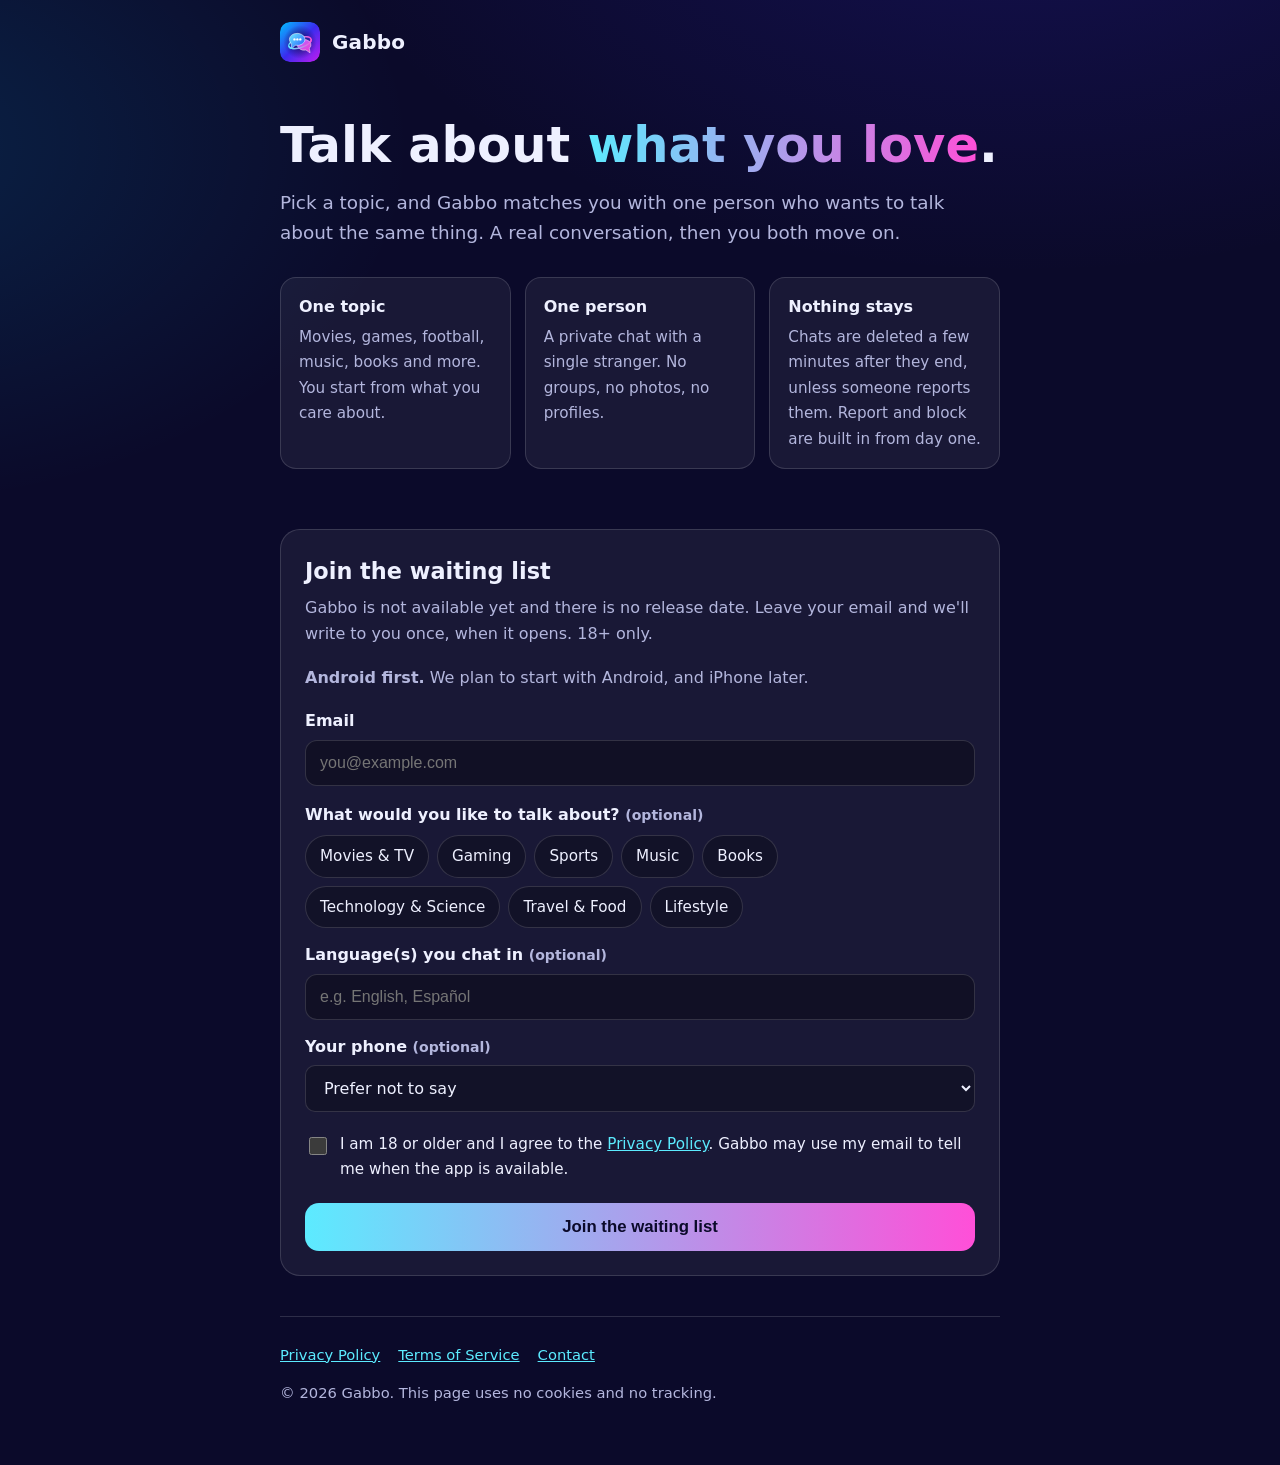
<file: index.html>
<!DOCTYPE html>
<html lang="en">
<head>
<meta charset="utf-8">
<meta name="viewport" content="width=device-width, initial-scale=1">
<title>Gabbo – Talk about what you love</title>
<meta name="description" content="Gabbo matches you with one person who wants to talk about the same thing. Pick a topic, chat, move on. No photos, no profiles. Join the waiting list.">
<link rel="icon" type="image/svg+xml" href="favicon.svg">
<link rel="stylesheet" href="style.css">
</head>
<body>
<div class="wrap">
  <header class="top">
    <a class="brand" href="./"><img src="favicon.svg" alt="" width="40" height="40"><span>Gabbo</span></a>
  </header>

  <main>
    <section class="hero">
      <h1>Talk about <span class="grad">what you love</span>.</h1>
      <p class="lead">Pick a topic, and Gabbo matches you with one person who wants to talk about the same thing. A real conversation, then you both move on.</p>
      <ul class="points">
        <li><strong>One topic</strong><span>Movies, games, football, music, books and more. You start from what you care about.</span></li>
        <li><strong>One person</strong><span>A private chat with a single stranger. No groups, no photos, no profiles.</span></li>
        <li><strong>Nothing stays</strong><span>Chats are deleted a few minutes after they end, unless someone reports them. Report and block are built in from day one.</span></li>
      </ul>
    </section>

    <section class="card" aria-labelledby="join-title">
      <h2 id="join-title">Join the waiting list</h2>
      <p class="sub">Gabbo is not available yet and there is no release date. Leave your email and we'll write to you once, when it opens. 18+ only.</p>
      <p class="sub"><strong>Android first.</strong> We plan to start with Android, and iPhone later.</p>
      <form id="join" novalidate>
        <label class="field" for="email">Email</label>
        <input id="email" name="email" type="email" autocomplete="email" inputmode="email" maxlength="254" required placeholder="you@example.com">

        <fieldset>
          <legend>What would you like to talk about? <span class="hint">(optional)</span></legend>
          <div class="chips">
            <label class="chip"><input type="checkbox" name="interest" value="movies_tv"><span>Movies &amp; TV</span></label>
            <label class="chip"><input type="checkbox" name="interest" value="gaming"><span>Gaming</span></label>
            <label class="chip"><input type="checkbox" name="interest" value="sports"><span>Sports</span></label>
            <label class="chip"><input type="checkbox" name="interest" value="music"><span>Music</span></label>
            <label class="chip"><input type="checkbox" name="interest" value="books"><span>Books</span></label>
            <label class="chip"><input type="checkbox" name="interest" value="tech_science"><span>Technology &amp; Science</span></label>
            <label class="chip"><input type="checkbox" name="interest" value="travel_food"><span>Travel &amp; Food</span></label>
            <label class="chip"><input type="checkbox" name="interest" value="lifestyle"><span>Lifestyle</span></label>
          </div>
        </fieldset>

        <label class="field" for="language">Language(s) you chat in <span class="hint">(optional)</span></label>
        <input id="language" name="language" type="text" maxlength="40" autocomplete="off" placeholder="e.g. English, Español">

        <label class="field" for="platform">Your phone <span class="hint">(optional)</span></label>
        <select id="platform" name="platform">
          <option value="">Prefer not to say</option>
          <option value="android">Android</option>
          <option value="iphone">iPhone</option>
          <option value="other">Other</option>
        </select>

        <div class="trap" aria-hidden="true">
          <label>Leave this field empty <input type="text" name="website" tabindex="-1" autocomplete="off"></label>
        </div>

        <label class="consent"><input type="checkbox" name="consent" required>
          <span>I am 18 or older and I agree to the <a href="privacy.html">Privacy Policy</a>. Gabbo may use my email to tell me when the app is available.</span></label>

        <button class="go" type="submit">Join the waiting list</button>
        <div id="msg" class="msg" role="status" aria-live="polite"></div>
      </form>
    </section>
  </main>

  <footer>
    <nav><a href="privacy.html">Privacy Policy</a><a href="terms.html">Terms of Service</a><a href="mailto:gabbosupport@gmail.com">Contact</a></nav>
    <p>&copy; 2026 Gabbo. This page uses no cookies and no tracking.</p>
  </footer>
</div>
<script src="app.js"></script>
</body>
</html>
</file>
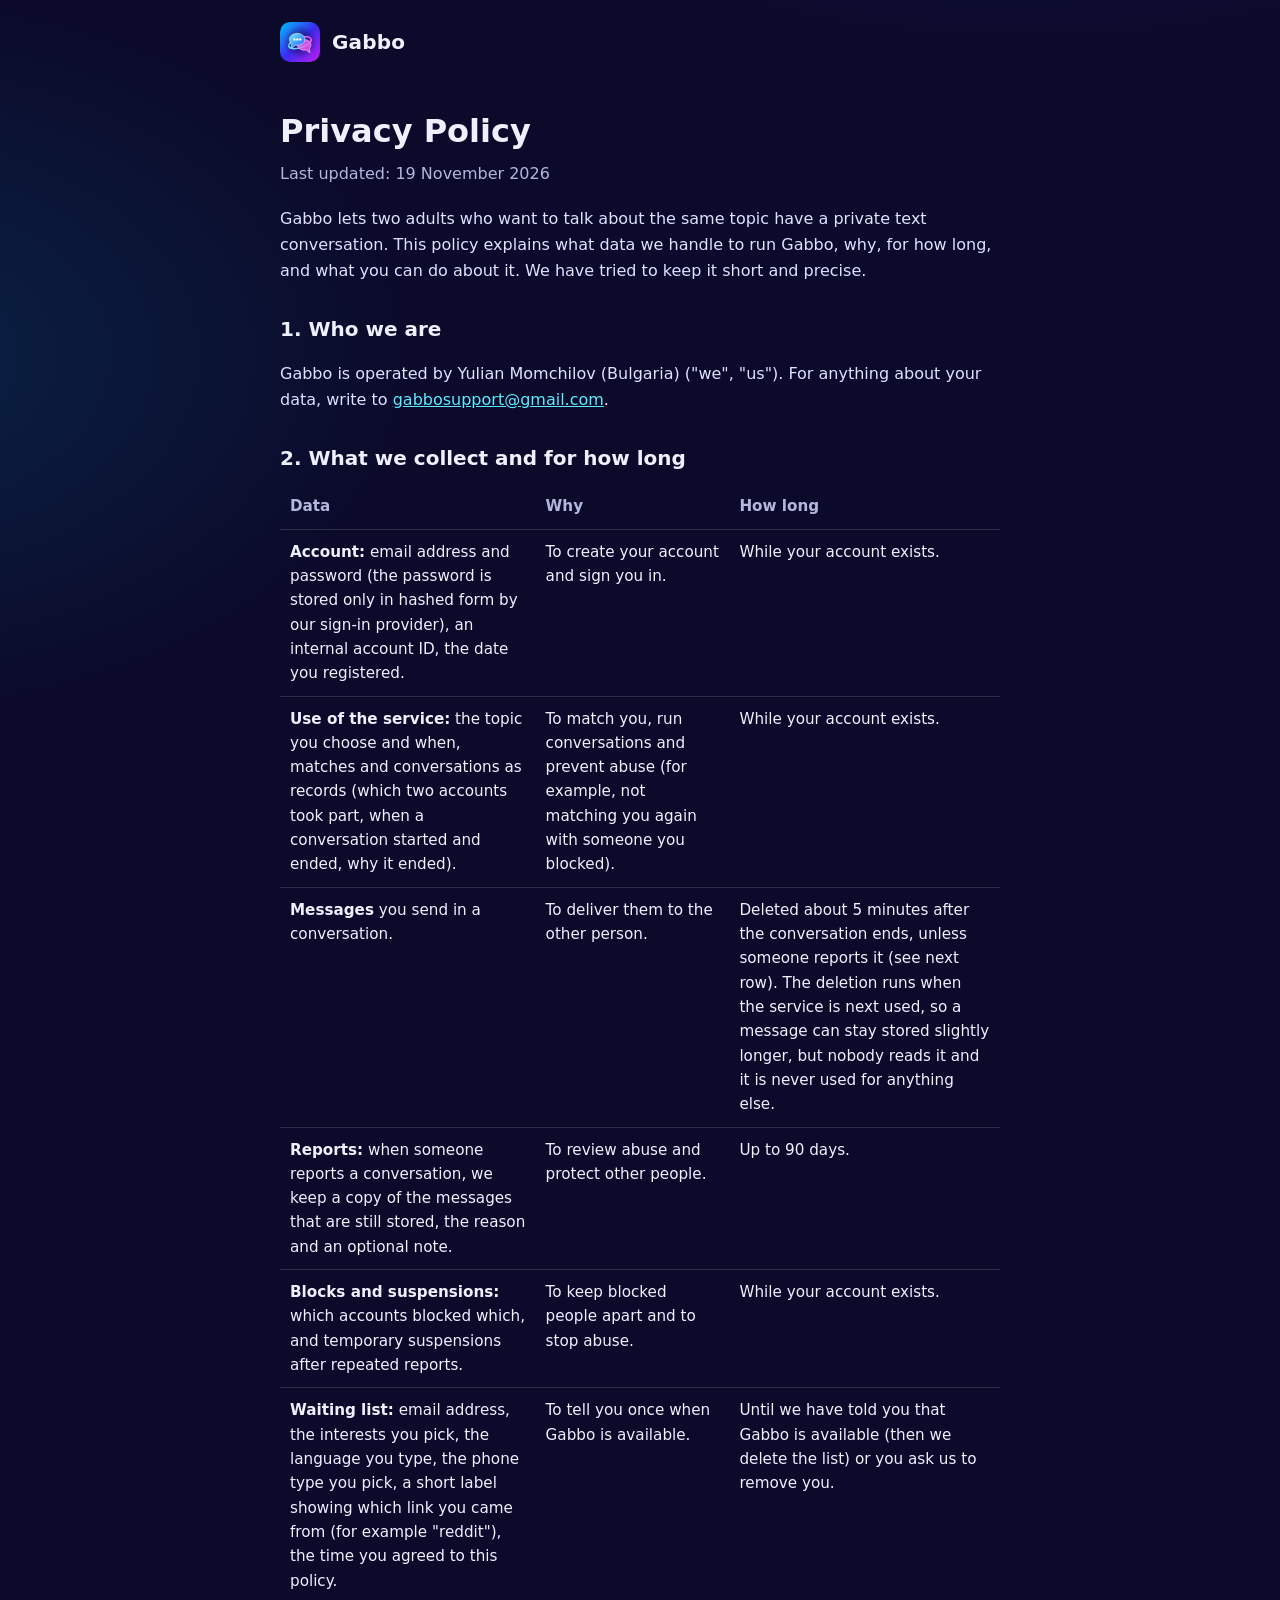
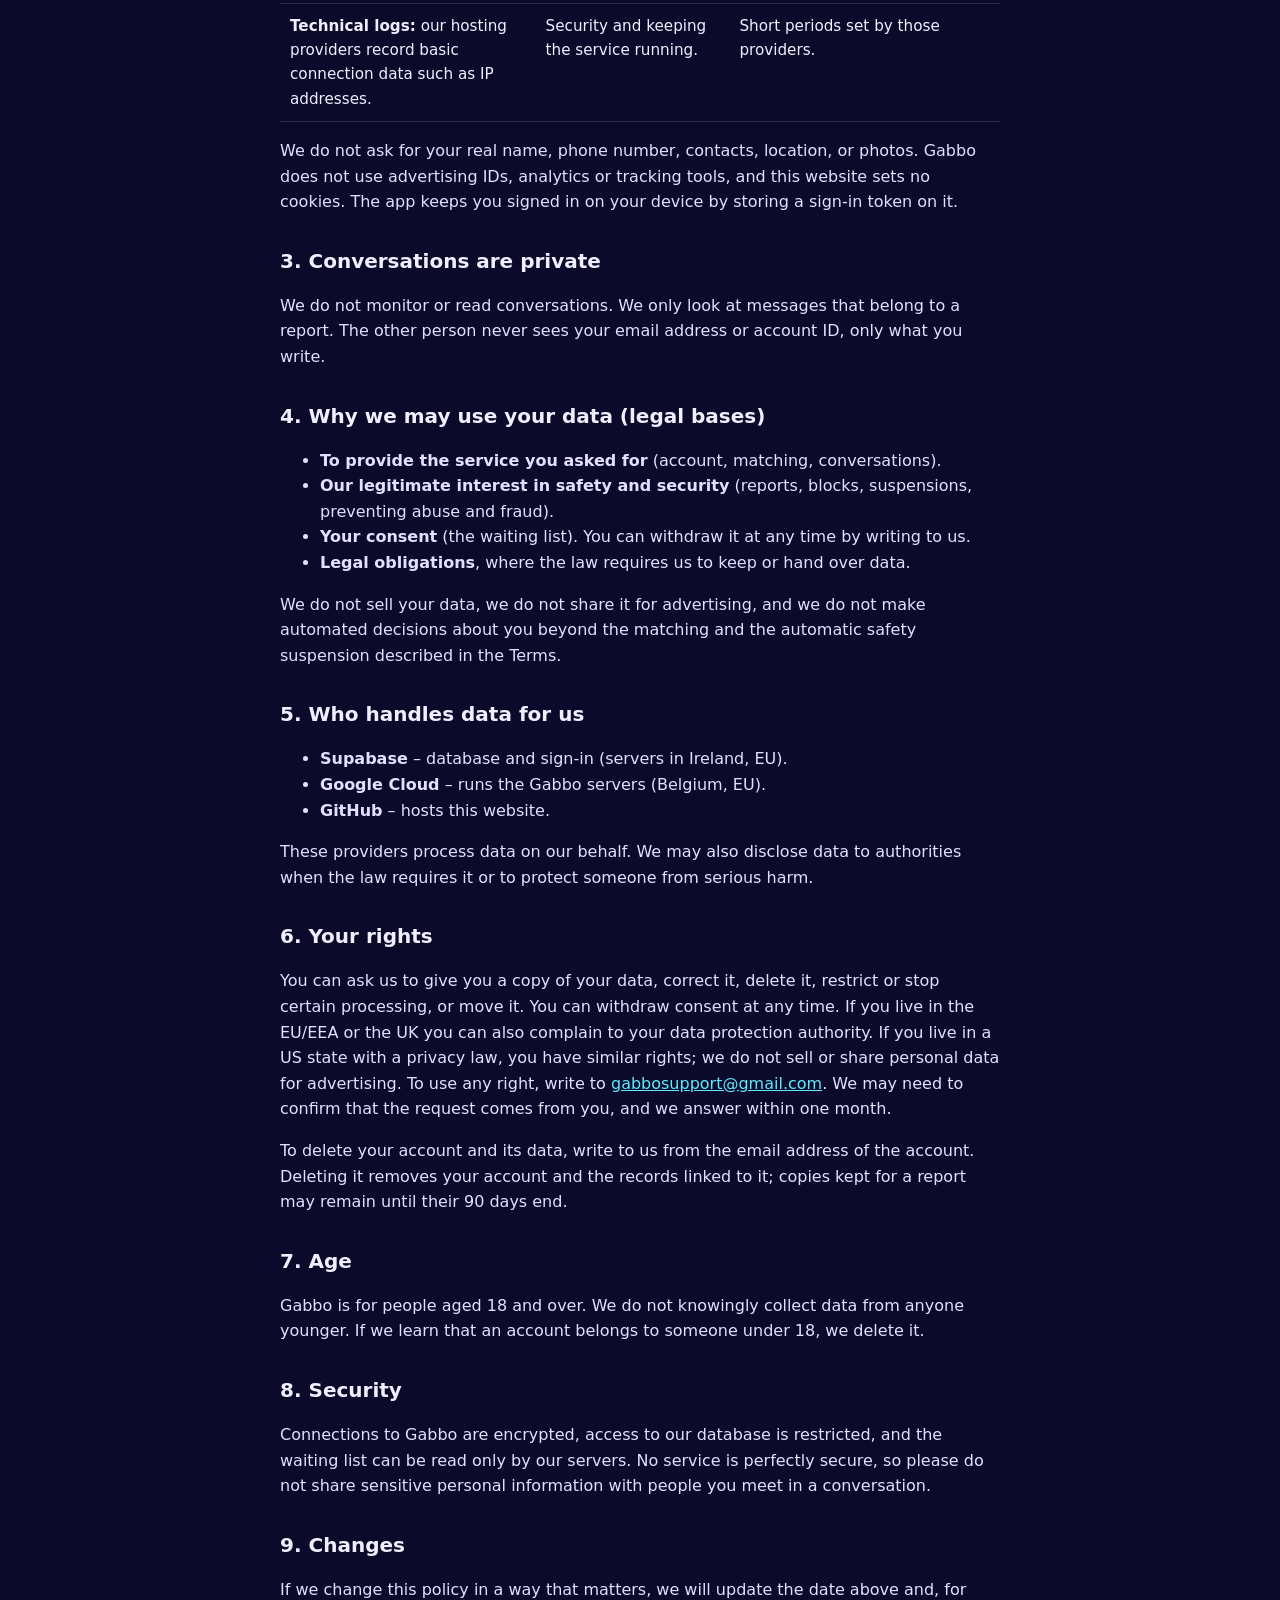
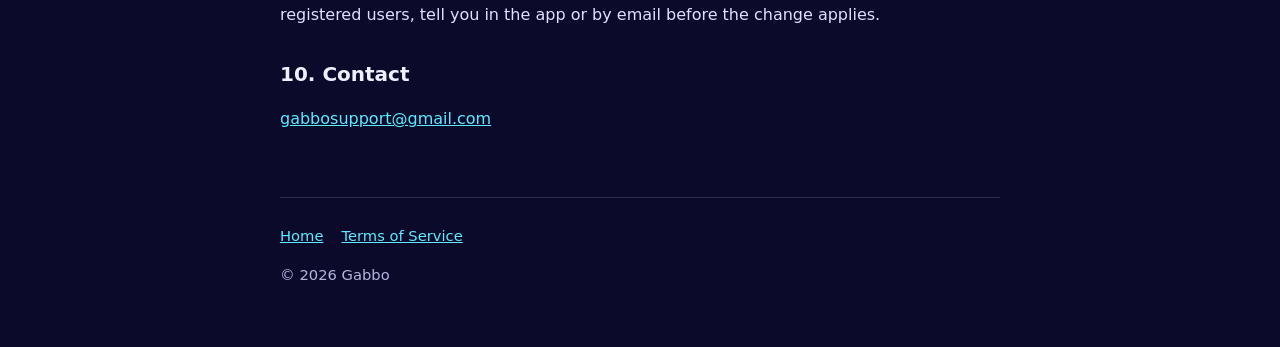
<file: privacy.html>
<!DOCTYPE html>
<html lang="en">
<head>
<meta charset="utf-8">
<meta name="viewport" content="width=device-width, initial-scale=1">
<title>Privacy Policy – Gabbo</title>
<meta name="robots" content="index,follow">
<link rel="icon" type="image/svg+xml" href="favicon.svg">
<link rel="stylesheet" href="style.css">
</head>
<body>
<div class="wrap">
  <header class="top"><a class="brand" href="./"><img src="favicon.svg" alt="" width="40" height="40"><span>Gabbo</span></a></header>
  <main class="doc">
    <h1>Privacy Policy</h1>
    <p class="meta">Last updated: 19 November 2026</p>

    <p>Gabbo lets two adults who want to talk about the same topic have a private text conversation. This policy explains what data we handle to run Gabbo, why, for how long, and what you can do about it. We have tried to keep it short and precise.</p>

    <h2>1. Who we are</h2>
    <p>Gabbo is operated by Yulian Momchilov (Bulgaria) ("we", "us"). For anything about your data, write to <a href="mailto:gabbosupport@gmail.com">gabbosupport@gmail.com</a>.</p>

    <h2>2. What we collect and for how long</h2>
    <table>
      <thead><tr><th>Data</th><th>Why</th><th>How long</th></tr></thead>
      <tbody>
        <tr><td data-label="Data"><strong>Account:</strong> email address and password (the password is stored only in hashed form by our sign-in provider), an internal account ID, the date you registered.</td><td data-label="Why">To create your account and sign you in.</td><td data-label="How long">While your account exists.</td></tr>
        <tr><td data-label="Data"><strong>Use of the service:</strong> the topic you choose and when, matches and conversations as records (which two accounts took part, when a conversation started and ended, why it ended).</td><td data-label="Why">To match you, run conversations and prevent abuse (for example, not matching you again with someone you blocked).</td><td data-label="How long">While your account exists.</td></tr>
        <tr><td data-label="Data"><strong>Messages</strong> you send in a conversation.</td><td data-label="Why">To deliver them to the other person.</td><td data-label="How long">Deleted about 5 minutes after the conversation ends, unless someone reports it (see next row). The deletion runs when the service is next used, so a message can stay stored slightly longer, but nobody reads it and it is never used for anything else.</td></tr>
        <tr><td data-label="Data"><strong>Reports:</strong> when someone reports a conversation, we keep a copy of the messages that are still stored, the reason and an optional note.</td><td data-label="Why">To review abuse and protect other people.</td><td data-label="How long">Up to 90 days.</td></tr>
        <tr><td data-label="Data"><strong>Blocks and suspensions:</strong> which accounts blocked which, and temporary suspensions after repeated reports.</td><td data-label="Why">To keep blocked people apart and to stop abuse.</td><td data-label="How long">While your account exists.</td></tr>
        <tr><td data-label="Data"><strong>Waiting list:</strong> email address, the interests you pick, the language you type, the phone type you pick, a short label showing which link you came from (for example "reddit"), the time you agreed to this policy.</td><td data-label="Why">To tell you once when Gabbo is available.</td><td data-label="How long">Until we have told you that Gabbo is available (then we delete the list) or you ask us to remove you.</td></tr>
        <tr><td data-label="Data"><strong>Technical logs:</strong> our hosting providers record basic connection data such as IP addresses.</td><td data-label="Why">Security and keeping the service running.</td><td data-label="How long">Short periods set by those providers.</td></tr>
      </tbody>
    </table>
    <p>We do not ask for your real name, phone number, contacts, location, or photos. Gabbo does not use advertising IDs, analytics or tracking tools, and this website sets no cookies. The app keeps you signed in on your device by storing a sign-in token on it.</p>

    <h2>3. Conversations are private</h2>
    <p>We do not monitor or read conversations. We only look at messages that belong to a report. The other person never sees your email address or account ID, only what you write.</p>

    <h2>4. Why we may use your data (legal bases)</h2>
    <ul>
      <li><strong>To provide the service you asked for</strong> (account, matching, conversations).</li>
      <li><strong>Our legitimate interest in safety and security</strong> (reports, blocks, suspensions, preventing abuse and fraud).</li>
      <li><strong>Your consent</strong> (the waiting list). You can withdraw it at any time by writing to us.</li>
      <li><strong>Legal obligations</strong>, where the law requires us to keep or hand over data.</li>
    </ul>
    <p>We do not sell your data, we do not share it for advertising, and we do not make automated decisions about you beyond the matching and the automatic safety suspension described in the Terms.</p>

    <h2>5. Who handles data for us</h2>
    <ul>
      <li><strong>Supabase</strong> – database and sign-in (servers in Ireland, EU).</li>
      <li><strong>Google Cloud</strong> – runs the Gabbo servers (Belgium, EU).</li>
      <li><strong>GitHub</strong> – hosts this website.</li>
    </ul>
    <p>These providers process data on our behalf. We may also disclose data to authorities when the law requires it or to protect someone from serious harm.</p>

    <h2>6. Your rights</h2>
    <p>You can ask us to give you a copy of your data, correct it, delete it, restrict or stop certain processing, or move it. You can withdraw consent at any time. If you live in the EU/EEA or the UK you can also complain to your data protection authority. If you live in a US state with a privacy law, you have similar rights; we do not sell or share personal data for advertising. To use any right, write to <a href="mailto:gabbosupport@gmail.com">gabbosupport@gmail.com</a>. We may need to confirm that the request comes from you, and we answer within one month.</p>
    <p>To delete your account and its data, write to us from the email address of the account. Deleting it removes your account and the records linked to it; copies kept for a report may remain until their 90 days end.</p>

    <h2>7. Age</h2>
    <p>Gabbo is for people aged 18 and over. We do not knowingly collect data from anyone younger. If we learn that an account belongs to someone under 18, we delete it.</p>

    <h2>8. Security</h2>
    <p>Connections to Gabbo are encrypted, access to our database is restricted, and the waiting list can be read only by our servers. No service is perfectly secure, so please do not share sensitive personal information with people you meet in a conversation.</p>

    <h2>9. Changes</h2>
    <p>If we change this policy in a way that matters, we will update the date above and, for registered users, tell you in the app or by email before the change applies.</p>

    <h2>10. Contact</h2>
    <p><a href="mailto:gabbosupport@gmail.com">gabbosupport@gmail.com</a></p>
  </main>
  <footer>
    <nav><a href="./">Home</a><a href="terms.html">Terms of Service</a></nav>
    <p>&copy; 2026 Gabbo</p>
  </footer>
</div>
</body>
</html>
</file>
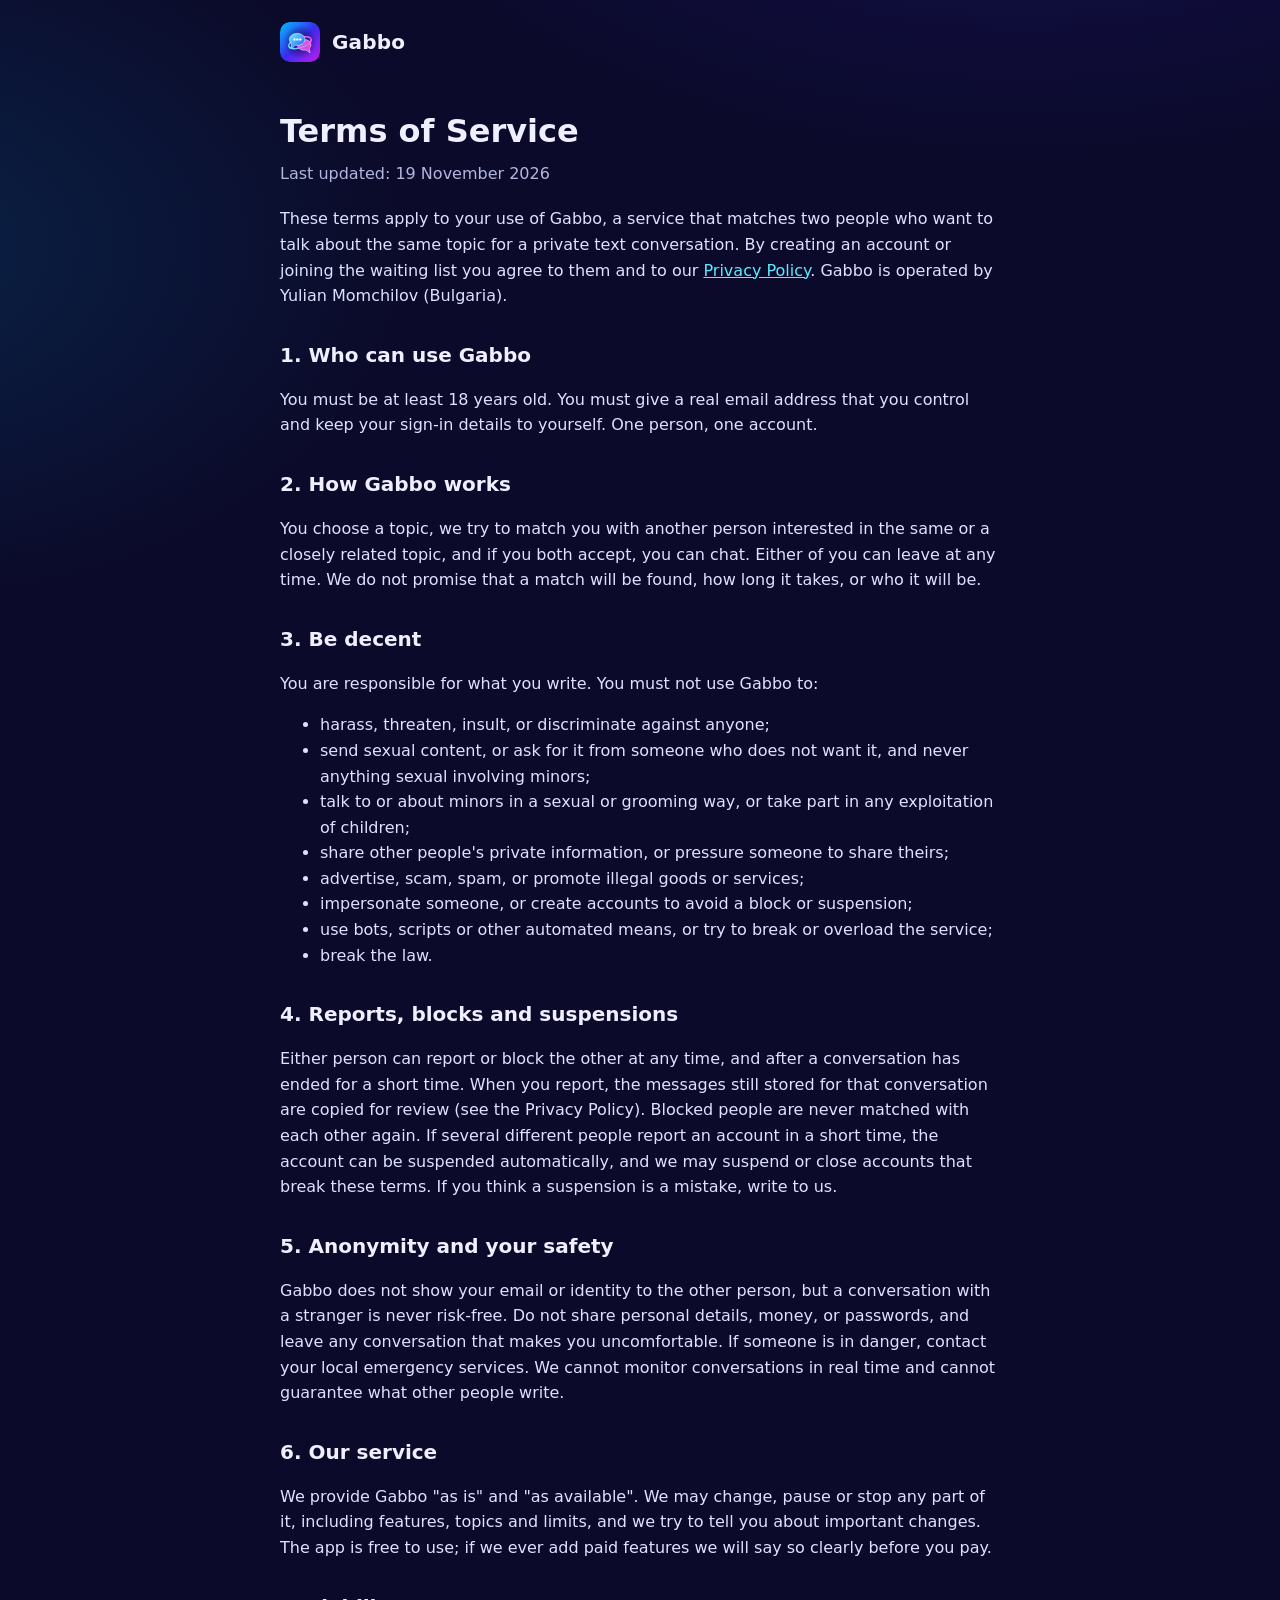
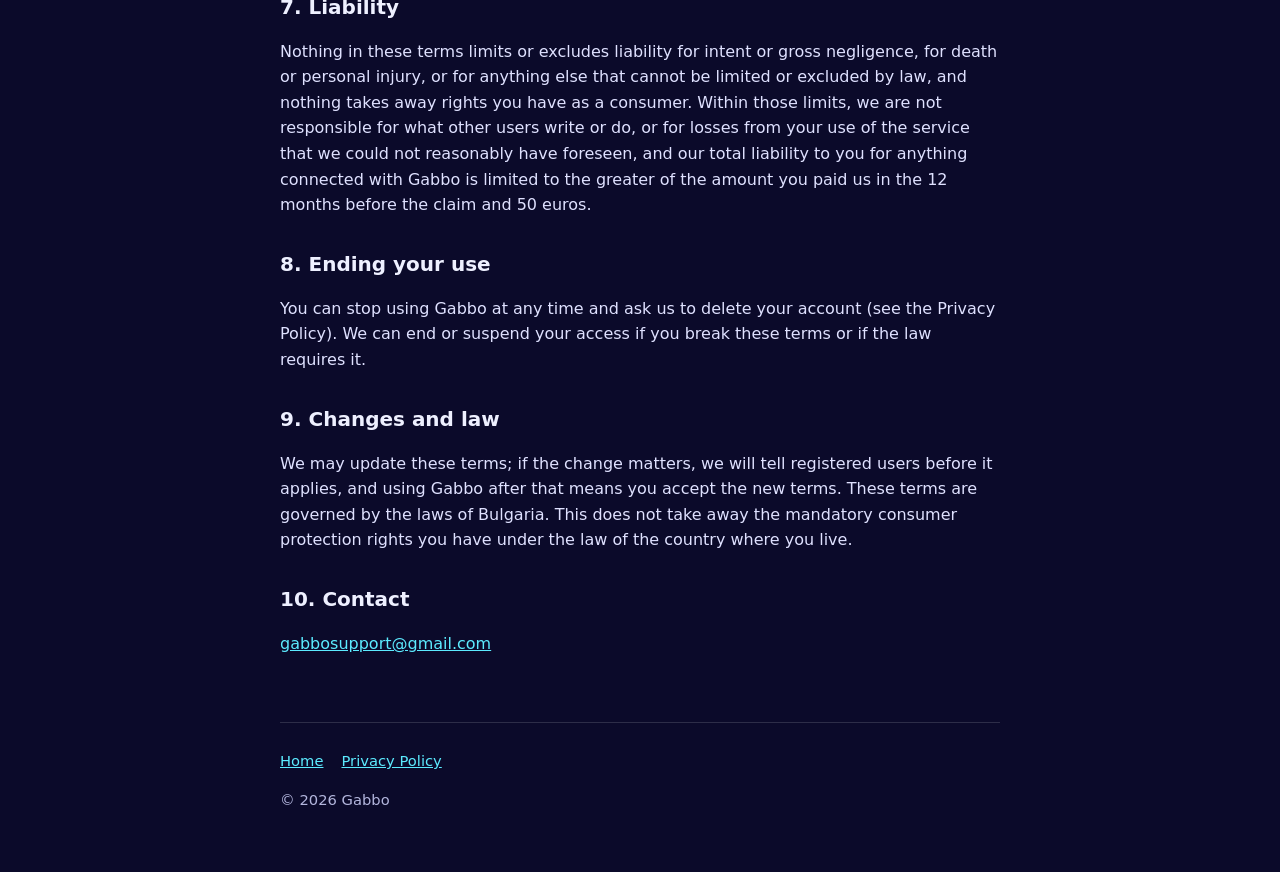
<file: terms.html>
<!DOCTYPE html>
<html lang="en">
<head>
<meta charset="utf-8">
<meta name="viewport" content="width=device-width, initial-scale=1">
<title>Terms of Service – Gabbo</title>
<meta name="robots" content="index,follow">
<link rel="icon" type="image/svg+xml" href="favicon.svg">
<link rel="stylesheet" href="style.css">
</head>
<body>
<div class="wrap">
  <header class="top"><a class="brand" href="./"><img src="favicon.svg" alt="" width="40" height="40"><span>Gabbo</span></a></header>
  <main class="doc">
    <h1>Terms of Service</h1>
    <p class="meta">Last updated: 19 November 2026</p>

    <p>These terms apply to your use of Gabbo, a service that matches two people who want to talk about the same topic for a private text conversation. By creating an account or joining the waiting list you agree to them and to our <a href="privacy.html">Privacy Policy</a>. Gabbo is operated by Yulian Momchilov (Bulgaria).</p>

    <h2>1. Who can use Gabbo</h2>
    <p>You must be at least 18 years old. You must give a real email address that you control and keep your sign-in details to yourself. One person, one account.</p>

    <h2>2. How Gabbo works</h2>
    <p>You choose a topic, we try to match you with another person interested in the same or a closely related topic, and if you both accept, you can chat. Either of you can leave at any time. We do not promise that a match will be found, how long it takes, or who it will be.</p>

    <h2>3. Be decent</h2>
    <p>You are responsible for what you write. You must not use Gabbo to:</p>
    <ul>
      <li>harass, threaten, insult, or discriminate against anyone;</li>
      <li>send sexual content, or ask for it from someone who does not want it, and never anything sexual involving minors;</li>
      <li>talk to or about minors in a sexual or grooming way, or take part in any exploitation of children;</li>
      <li>share other people's private information, or pressure someone to share theirs;</li>
      <li>advertise, scam, spam, or promote illegal goods or services;</li>
      <li>impersonate someone, or create accounts to avoid a block or suspension;</li>
      <li>use bots, scripts or other automated means, or try to break or overload the service;</li>
      <li>break the law.</li>
    </ul>

    <h2>4. Reports, blocks and suspensions</h2>
    <p>Either person can report or block the other at any time, and after a conversation has ended for a short time. When you report, the messages still stored for that conversation are copied for review (see the Privacy Policy). Blocked people are never matched with each other again. If several different people report an account in a short time, the account can be suspended automatically, and we may suspend or close accounts that break these terms. If you think a suspension is a mistake, write to us.</p>

    <h2>5. Anonymity and your safety</h2>
    <p>Gabbo does not show your email or identity to the other person, but a conversation with a stranger is never risk-free. Do not share personal details, money, or passwords, and leave any conversation that makes you uncomfortable. If someone is in danger, contact your local emergency services. We cannot monitor conversations in real time and cannot guarantee what other people write.</p>

    <h2>6. Our service</h2>
    <p>We provide Gabbo "as is" and "as available". We may change, pause or stop any part of it, including features, topics and limits, and we try to tell you about important changes. The app is free to use; if we ever add paid features we will say so clearly before you pay.</p>

    <h2>7. Liability</h2>
    <p>Nothing in these terms limits or excludes liability for intent or gross negligence, for death or personal injury, or for anything else that cannot be limited or excluded by law, and nothing takes away rights you have as a consumer. Within those limits, we are not responsible for what other users write or do, or for losses from your use of the service that we could not reasonably have foreseen, and our total liability to you for anything connected with Gabbo is limited to the greater of the amount you paid us in the 12 months before the claim and 50 euros.</p>

    <h2>8. Ending your use</h2>
    <p>You can stop using Gabbo at any time and ask us to delete your account (see the Privacy Policy). We can end or suspend your access if you break these terms or if the law requires it.</p>

    <h2>9. Changes and law</h2>
    <p>We may update these terms; if the change matters, we will tell registered users before it applies, and using Gabbo after that means you accept the new terms. These terms are governed by the laws of Bulgaria. This does not take away the mandatory consumer protection rights you have under the law of the country where you live.</p>

    <h2>10. Contact</h2>
    <p><a href="mailto:gabbosupport@gmail.com">gabbosupport@gmail.com</a></p>
  </main>
  <footer>
    <nav><a href="./">Home</a><a href="privacy.html">Privacy Policy</a></nav>
    <p>&copy; 2026 Gabbo</p>
  </footer>
</div>
</body>
</html>
</file>
<file: style.css>
:root {
  --bg: #0b0a2a;
  --card: rgba(255, 255, 255, 0.06);
  --line: rgba(255, 255, 255, 0.14);
  --text: #eef0ff;
  --muted: #b3b6dd;
  --cyan: #5cebff;
  --magenta: #ff4fd8;
  --ok: #6dffb2;
  --err: #ff8aa0;
}
* { box-sizing: border-box; }
html { color-scheme: dark; }
body {
  margin: 0;
  font-family: system-ui, -apple-system, "Segoe UI", Roboto, "Helvetica Neue", Arial, sans-serif;
  line-height: 1.6;
  color: var(--text);
  background: radial-gradient(1200px 700px at 80% -10%, #3a2bef33, transparent 60%),
              radial-gradient(900px 600px at -10% 10%, #00c2ff22, transparent 60%),
              var(--bg);
  min-height: 100vh;
}
a { color: var(--cyan); }
a:hover { color: #fff; }
.wrap { max-width: 760px; margin: 0 auto; padding: 0 20px; }
header.top { padding: 22px 0 0; }
.brand { display: inline-flex; align-items: center; gap: 12px; text-decoration: none; color: var(--text); font-weight: 700; font-size: 1.25rem; letter-spacing: 0.2px; }
.brand img { width: 40px; height: 40px; border-radius: 10px; }
.hero { padding: 48px 0 20px; }
.hero h1 { font-size: clamp(2rem, 6vw, 3.1rem); line-height: 1.1; margin: 0 0 16px; }
.grad { background: linear-gradient(90deg, var(--cyan), var(--magenta)); -webkit-background-clip: text; background-clip: text; color: transparent; }
.lead { font-size: 1.15rem; color: var(--muted); max-width: 40em; margin: 0; }
.points { display: grid; gap: 14px; grid-template-columns: repeat(auto-fit, minmax(210px, 1fr)); margin: 30px 0 10px; padding: 0; list-style: none; }
.points li { background: var(--card); border: 1px solid var(--line); border-radius: 16px; padding: 16px 18px; }
.points strong { display: block; margin-bottom: 4px; }
.points span { color: var(--muted); font-size: 0.95rem; }
.card { background: var(--card); border: 1px solid var(--line); border-radius: 20px; padding: 24px; margin: 30px 0; }
.card h2 { margin: 0 0 6px; font-size: 1.4rem; }
.card p.sub { margin: 0 0 18px; color: var(--muted); }
label.field { display: block; font-weight: 600; margin: 14px 0 6px; }
input[type="email"], input[type="text"] {
  width: 100%; padding: 13px 14px; border-radius: 12px; border: 1px solid var(--line);
  background: rgba(0, 0, 0, 0.3); color: var(--text); font-size: 1rem;
}
input:focus-visible, button:focus-visible, a:focus-visible, .chip input:focus-visible + span { outline: 2px solid var(--cyan); outline-offset: 2px; }
.hint { font-size: 0.88rem; color: var(--muted); margin: 6px 0 0; }
fieldset { border: 0; padding: 0; margin: 16px 0 0; }
legend { font-weight: 600; padding: 0; margin-bottom: 8px; }
.chips { display: flex; flex-wrap: wrap; gap: 8px; }
.chip { position: relative; }
.chip input { position: absolute; opacity: 0; inset: 0; width: 100%; height: 100%; margin: 0; cursor: pointer; }
.chip span { display: inline-block; padding: 8px 14px; border-radius: 999px; border: 1px solid var(--line); background: rgba(0, 0, 0, 0.25); font-size: 0.95rem; }
.chip input:checked + span { border-color: transparent; background: linear-gradient(90deg, #00a9e0, #c21cf0); color: #fff; }
.consent { display: flex; gap: 10px; align-items: flex-start; margin: 20px 0 6px; font-size: 0.95rem; }
.consent input { margin-top: 5px; width: 18px; height: 18px; flex: none; }
button.go {
  margin-top: 16px; width: 100%; padding: 14px 18px; border: 0; border-radius: 14px; font-size: 1.05rem; font-weight: 700;
  color: #0b0a2a; background: linear-gradient(90deg, var(--cyan), var(--magenta)); cursor: pointer;
}
button.go[disabled] { opacity: 0.6; cursor: progress; }
.msg { margin-top: 14px; padding: 12px 14px; border-radius: 12px; display: none; }
.msg.show { display: block; }
.msg.ok { background: rgba(109, 255, 178, 0.12); border: 1px solid rgba(109, 255, 178, 0.4); color: var(--ok); }
.msg.err { background: rgba(255, 138, 160, 0.12); border: 1px solid rgba(255, 138, 160, 0.4); color: var(--err); }
.trap { position: absolute; left: -9999px; width: 1px; height: 1px; overflow: hidden; }
footer { padding: 26px 0 46px; color: var(--muted); font-size: 0.92rem; border-top: 1px solid var(--line); margin-top: 40px; }
footer nav a { margin-right: 18px; }
.doc { padding: 26px 0 10px; }
.doc h1 { font-size: 2rem; margin: 10px 0 4px; }
.doc h2 { margin: 30px 0 6px; font-size: 1.25rem; }
.doc p, .doc li { color: #dfe1ff; }
.doc .meta { color: var(--muted); margin: 0 0 20px; }
.doc table { width: 100%; border-collapse: collapse; margin: 10px 0; font-size: 0.95rem; }
.doc th, .doc td { text-align: left; vertical-align: top; padding: 10px 10px; border-bottom: 1px solid var(--line); }
.doc th { color: var(--muted); font-weight: 600; }
.note { background: var(--card); border: 1px solid var(--line); border-radius: 14px; padding: 12px 16px; }

@media (max-width: 640px) {
  .doc table, .doc tbody, .doc tr, .doc td { display: block; width: 100%; }
  .doc thead { display: none; }
  .doc tr { background: var(--card); border: 1px solid var(--line); border-radius: 14px; margin: 12px 0; padding: 4px 14px 10px; }
  .doc td { border: 0; padding: 8px 0 0; }
  .doc td::before { content: attr(data-label); display: block; color: var(--muted); font-size: 0.8rem; text-transform: uppercase; letter-spacing: 0.04em; }
}

select { width: 100%; padding: 12px 14px; border-radius: 10px; border: 1px solid var(--line); background: rgba(0, 0, 0, 0.25); color: inherit; font: inherit; }
select:focus-visible { outline: 2px solid var(--cyan); outline-offset: 2px; }
</file>
